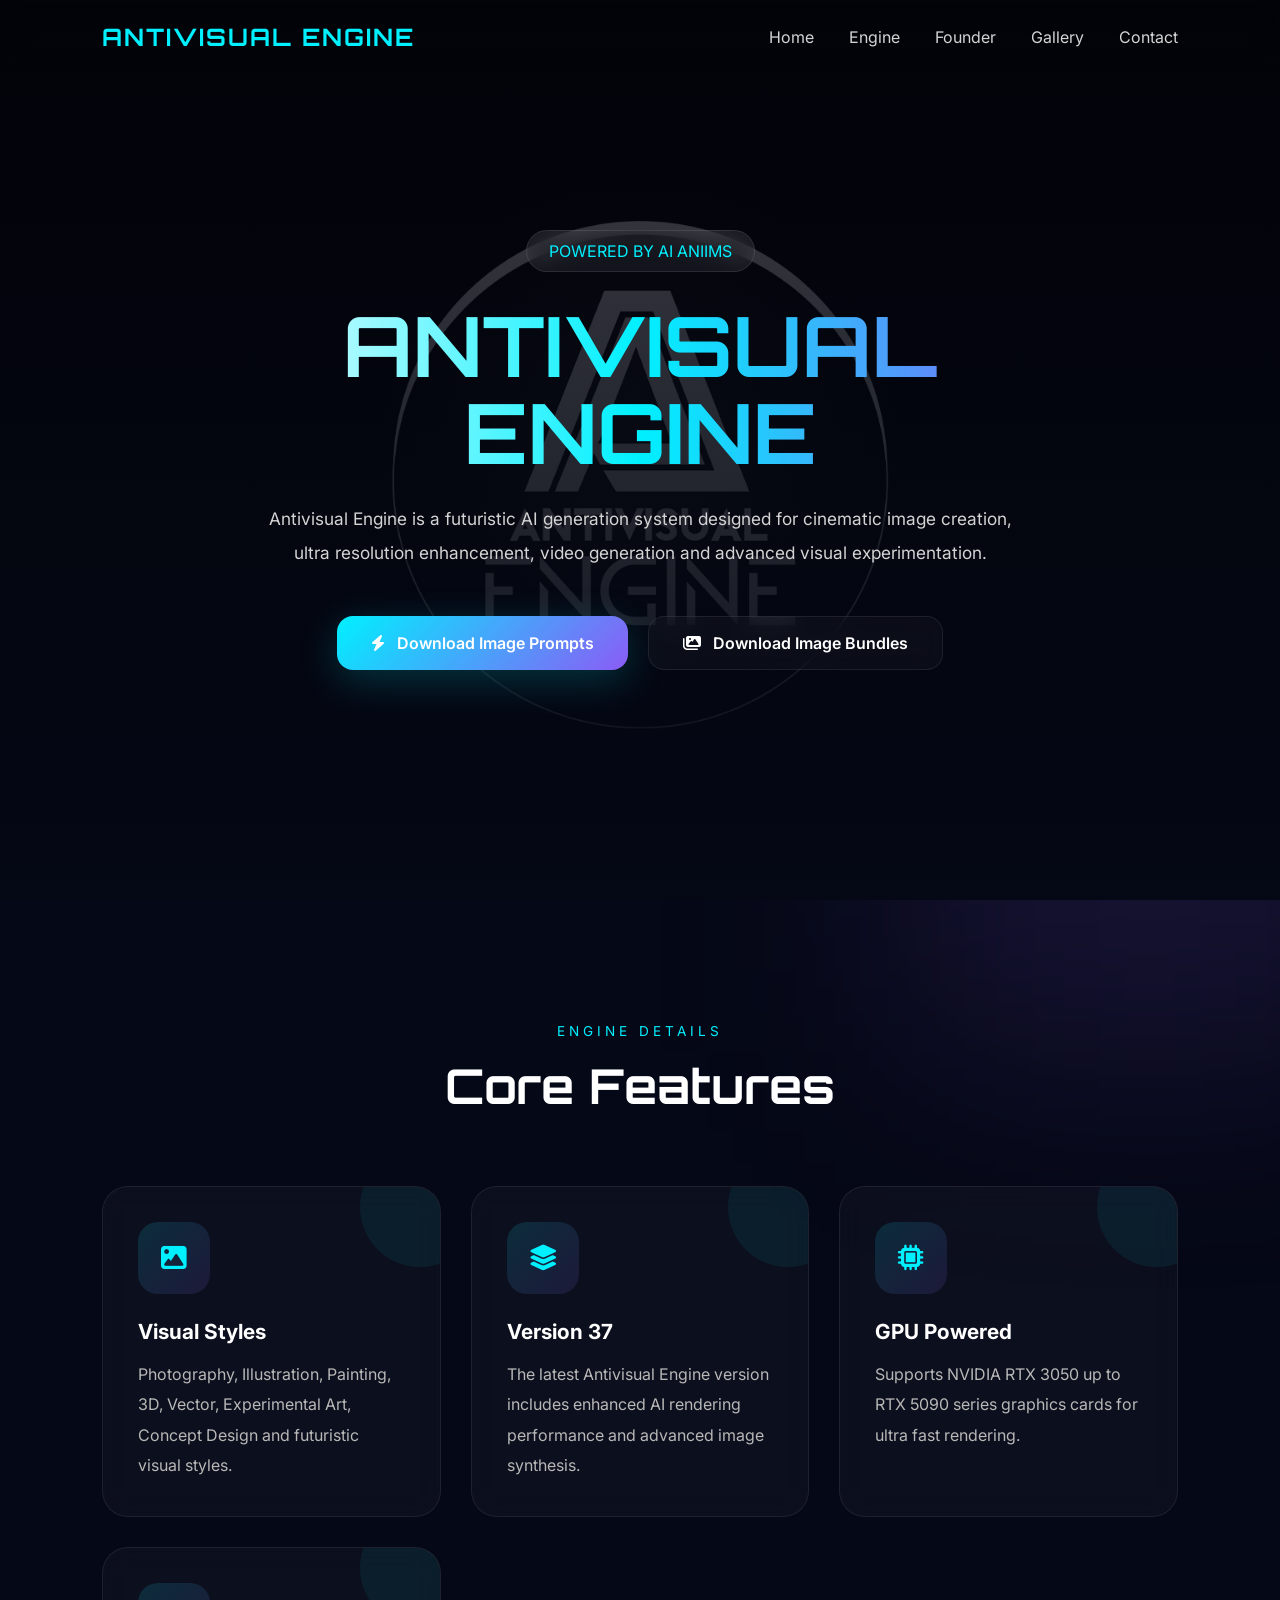
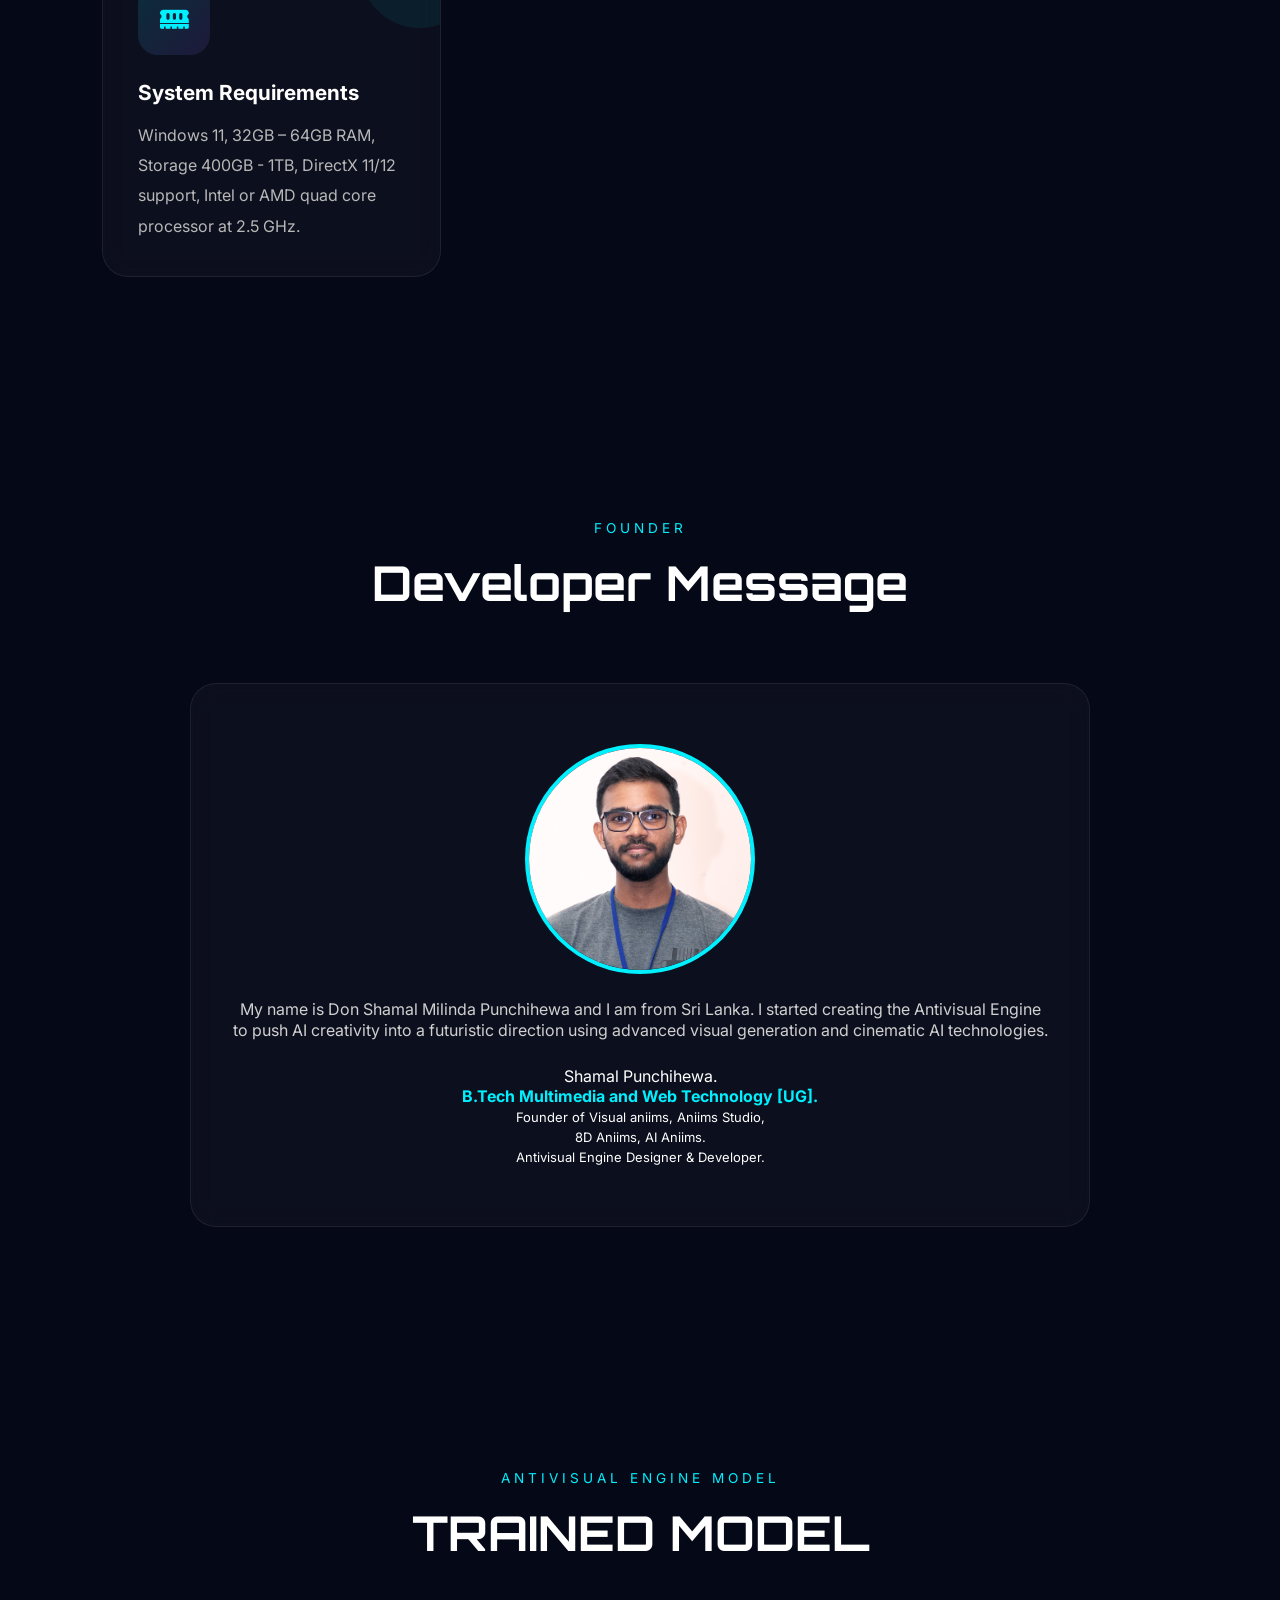
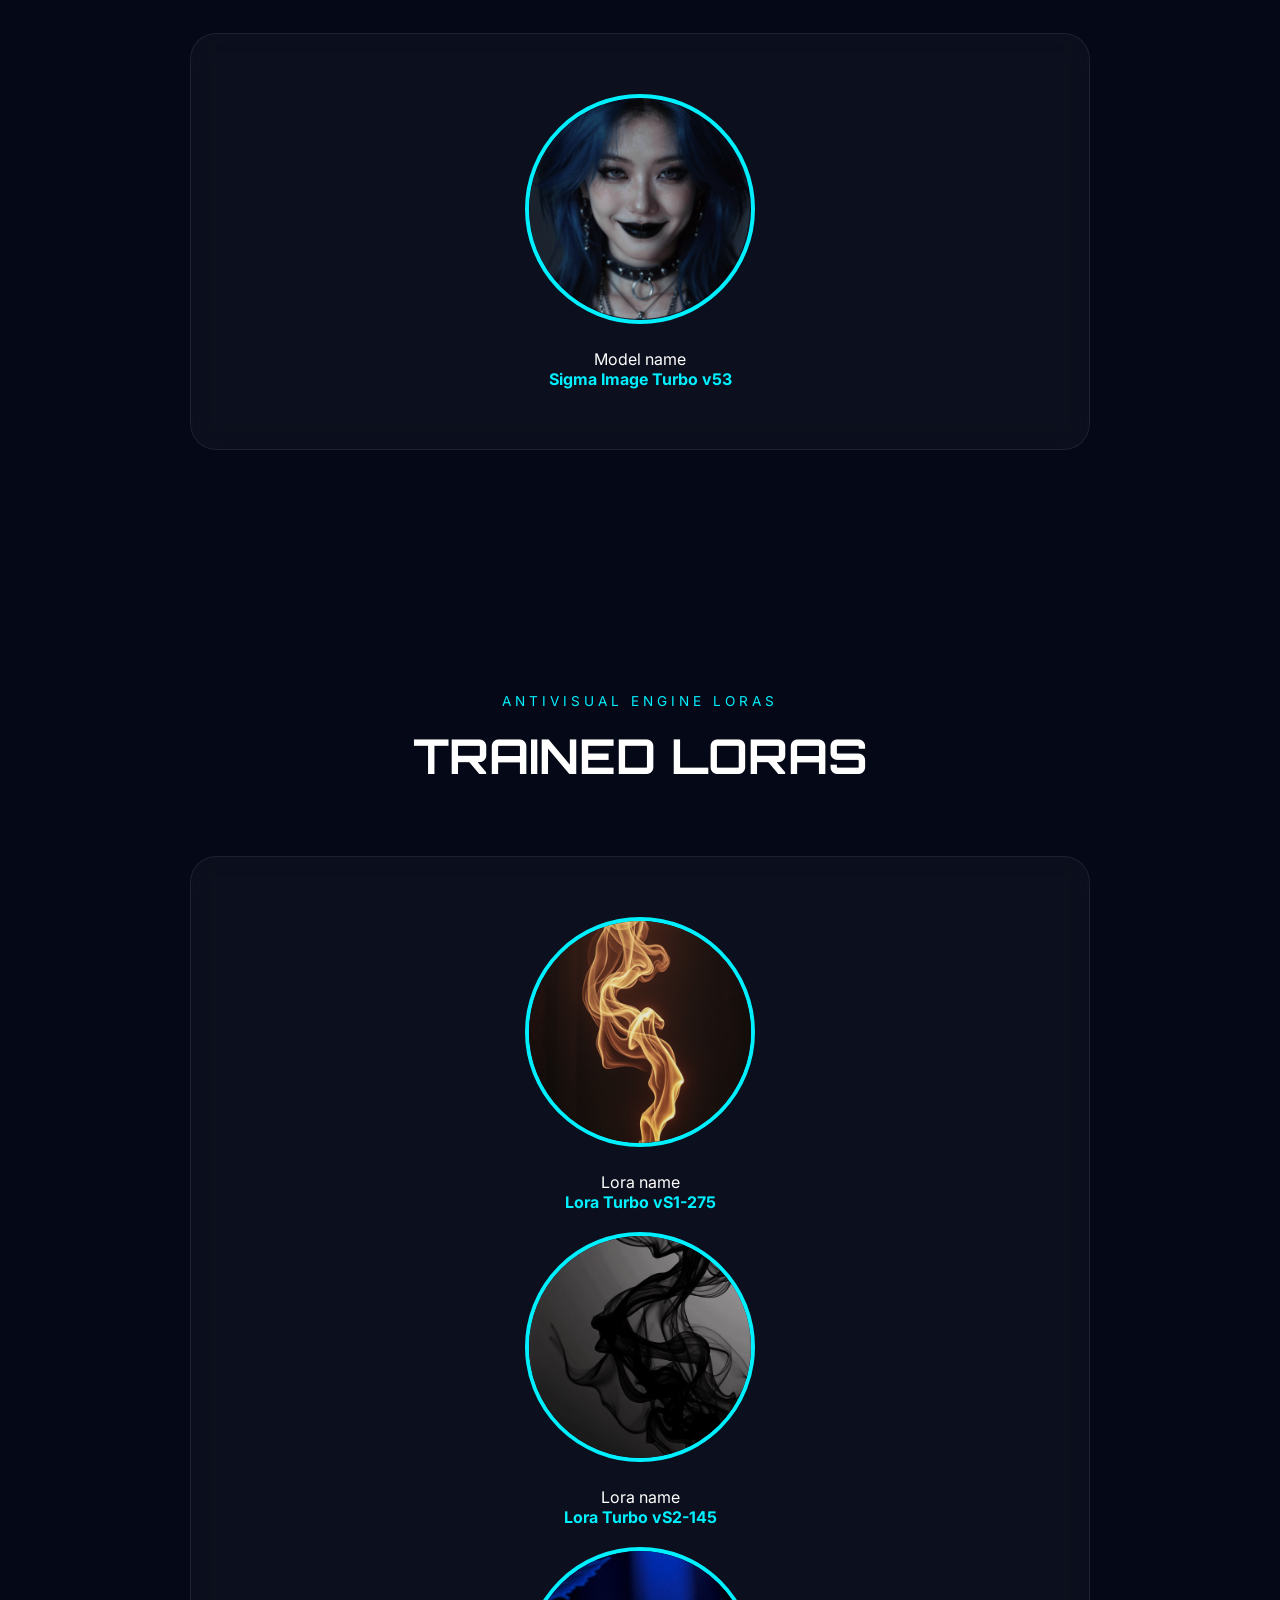
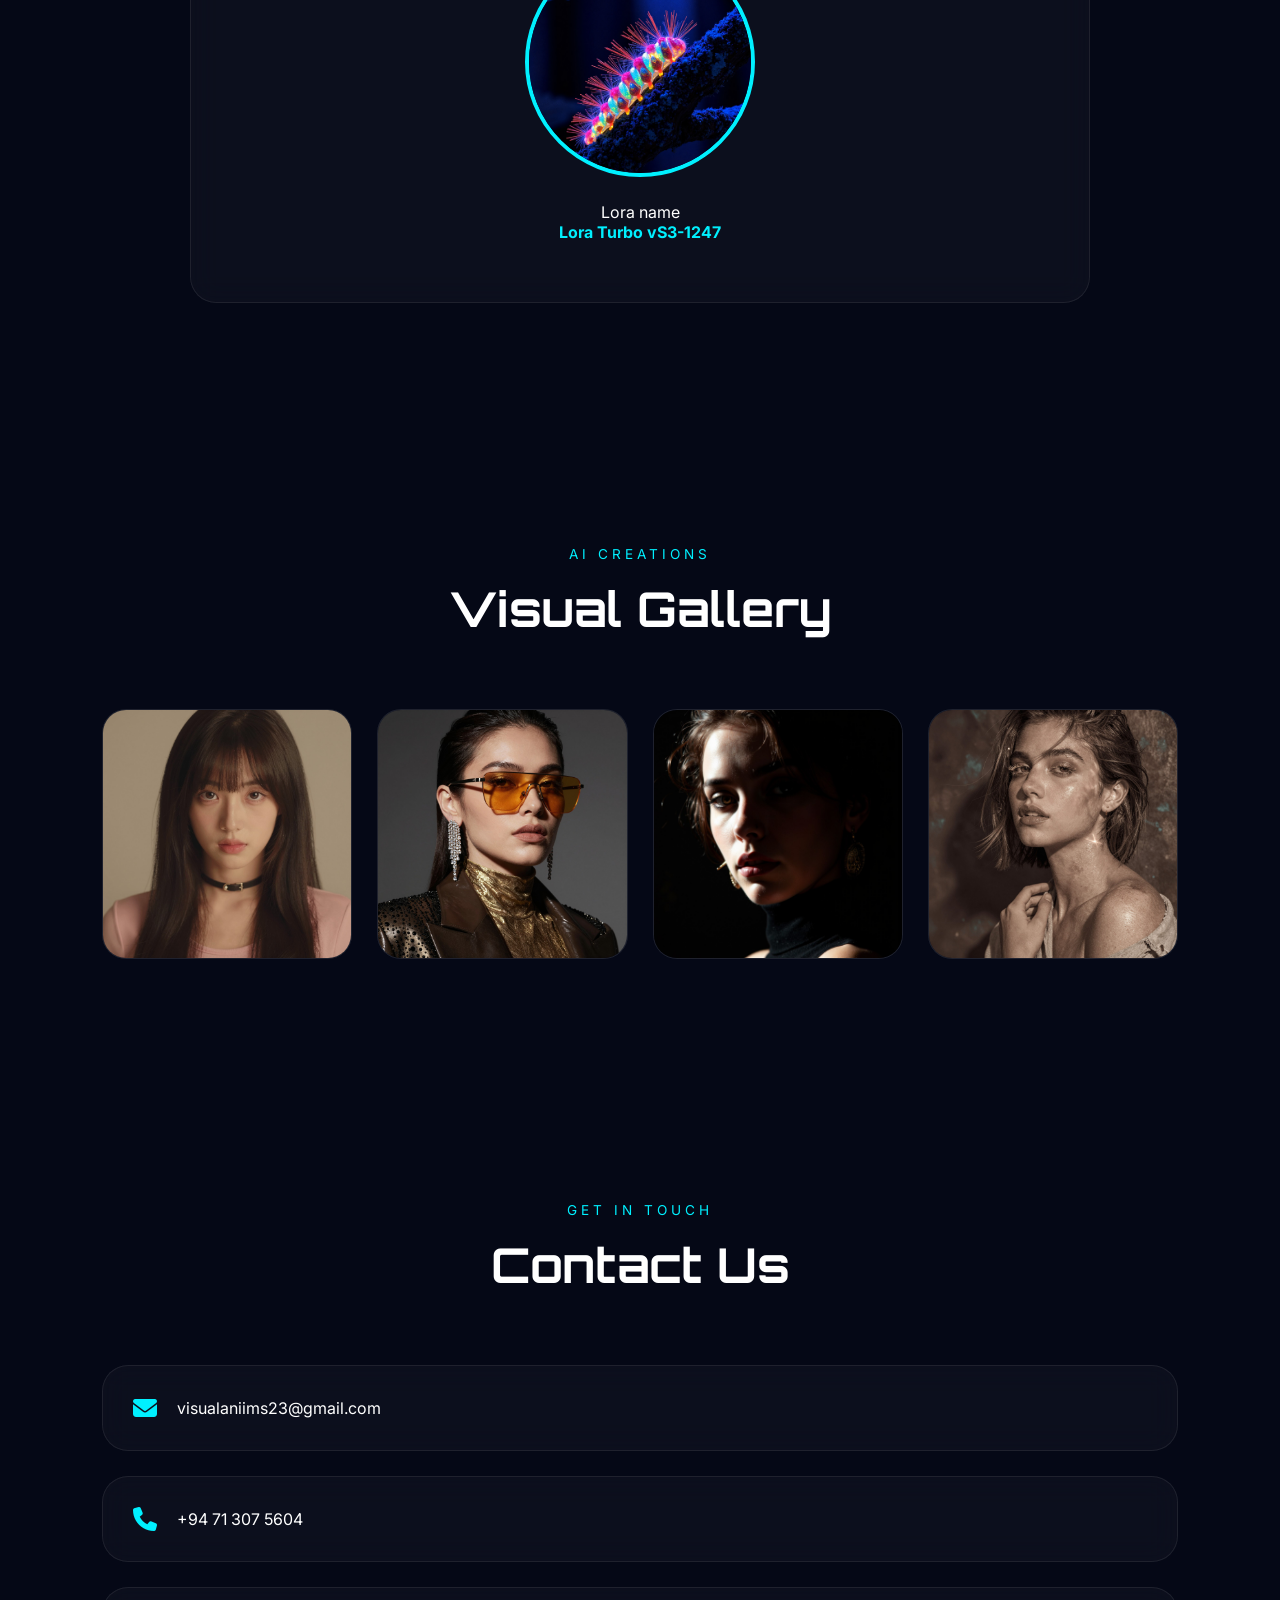
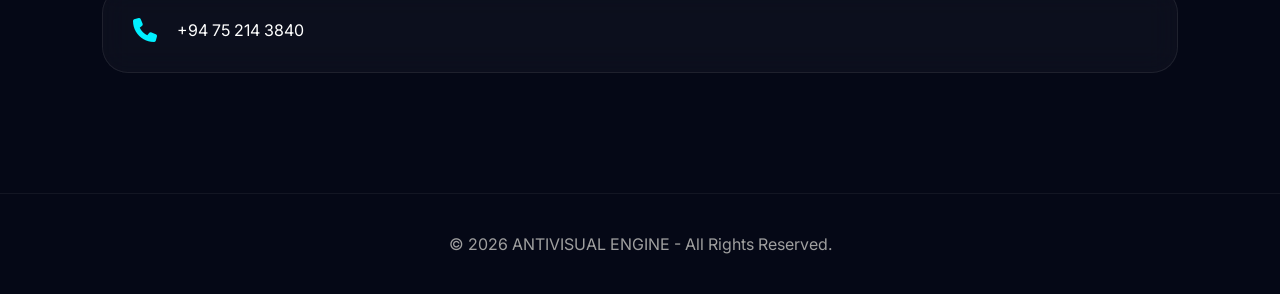
<file: index.html>
<!DOCTYPE html>
<html lang="en">
<head>
  <meta charset="UTF-8" />
  <meta name="viewport" content="width=device-width, initial-scale=1.0"/>

  <title>Antivisual Engine</title>
  <link rel="icon" href="logo.jpg" type="image/gif/png/jpg">

  <!-- GOOGLE FONT -->
  <link href="https://fonts.googleapis.com/css2?family=Orbitron:wght@400;500;700&family=Inter:wght@300;400;500;600;700&display=swap" rel="stylesheet">

  <!-- FONT AWESOME -->
  <link rel="stylesheet" href="https://cdnjs.cloudflare.com/ajax/libs/font-awesome/6.5.2/css/all.min.css"/>

  <style>

    *{
      margin:0;
      padding:0;
      box-sizing:border-box;
      scroll-behavior:smooth;
    }

    :root{
      --bg:#050816;
      --card:#ffffff08;
      --border:#ffffff14;
      --text:#ffffff;
      --muted:#b8b8b8;
      --cyan:#00f0ff;
      --purple:#8b5cf6;
    }

    body{
      background:var(--bg);
      color:var(--text);
      font-family:'Inter',sans-serif;
      overflow-x:hidden;
      position:relative;
    }

    body::before{
      content:'';
      position:fixed;
      width:500px;
      height:500px;
      background:#00f0ff22;
      top:-120px;
      left:-120px;
      filter:blur(120px);
      z-index:-2;
      animation:blob1 12s ease-in-out infinite alternate;
    }

    body::after{
      content:'';
      position:fixed;
      width:500px;
      height:500px;
      background:#8b5cf622;
      bottom:-150px;
      right:-120px;
      filter:blur(120px);
      z-index:-2;
      animation:blob2 14s ease-in-out infinite alternate;
    }

    @keyframes blob1{
      from{
        transform:translate(0,0) scale(1);
      }
      to{
        transform:translate(60px,40px) scale(1.15);
      }
    }

    @keyframes blob2{
      from{
        transform:translate(0,0) scale(1);
      }
      to{
        transform:translate(-50px,-40px) scale(1.2);
      }
    }

    a{
      text-decoration:none;
      color:inherit;
    }

    img{
      width:100%;
      display:block;
    }

    section{
      padding:120px 8%;
      position:relative;
    }

    /* =========================
       NAVBAR
    ========================= */

    .navbar{
      position:fixed;
      top:0;
      left:0;
      width:100%;
      z-index:1000;
      padding:22px 8%;
      transition:0.4s;
      backdrop-filter:blur(12px);
    }

    .navbar.scrolled{
      background:rgba(5,8,22,0.82);
      border-bottom:1px solid rgba(255,255,255,0.08);
    }

    .nav-wrapper{
      display:flex;
      justify-content:space-between;
      align-items:center;
    }

    .logo{
      font-family:'Orbitron',sans-serif;
      font-size:1.5rem;
      font-weight:700;
      color:var(--cyan);
      letter-spacing:2px;
      animation:logoGlow 3s ease-in-out infinite alternate;
    }

    @keyframes logoGlow{
      from{
        text-shadow:0 0 10px #00f0ff44;
      }
      to{
        text-shadow:0 0 25px #00f0ffaa;
      }
    }

    .nav-links{
      display:flex;
      gap:35px;
    }

    .nav-links a{
      color:#d4d4d4;
      position:relative;
      transition:0.3s;
    }

    .nav-links a::after{
      content:'';
      position:absolute;
      left:0;
      bottom:-6px;
      width:0%;
      height:2px;
      background:var(--cyan);
      transition:0.3s;
    }

    .nav-links a:hover{
      color:var(--cyan);
    }

    .nav-links a:hover::after{
      width:100%;
    }

    .menu-btn{
      display:none;
      font-size:1.7rem;
      cursor:pointer;
    }

    /* =========================
       HERO
    ========================= */

    .hero{
      min-height:100vh;
      display:flex;
      align-items:center;
      justify-content:center;
      text-align:center;
      position:relative;
      overflow:hidden;
    }

    .hero-bg{
      position:absolute;
      inset:0;
      z-index:0;
    }

    .hero-bg img{
      width:100%;
      height:100%;
      object-fit:cover;
      animation:heroZoom 2s ease-in-out infinite alternate;
    }

    @keyframes heroZoom{
      from{
        transform:scale(1.05);
      }
      to{
        transform:scale(1.15);
      }
    }

    .hero-overlay{
      position:absolute;
      inset:0;
      background:
      linear-gradient(
        to bottom,
        rgba(5,8,22,0.4),
        rgba(5,8,22,0.94)
      );
      z-index:1;
    }

    .hero-content{
      position:relative;
      z-index:2;
      max-width:900px;
      animation:fadeUp 1.2s ease;
    }

    .hero-tag{
      display:inline-block;
      padding:10px 22px;
      border-radius:50px;
      background:#ffffff10;
      border:1px solid #ffffff18;
      color:var(--cyan);
      margin-bottom:30px;
      backdrop-filter:blur(12px);
      animation:float 4s ease-in-out infinite;
    }

    .hero h1{
      font-size:5.2rem;
      line-height:1.05;
      margin-bottom:25px;
      font-family:'Orbitron',sans-serif;
      background:linear-gradient(to right,#ffffff,#00f0ff,#8b5cf6);
      -webkit-background-clip:text;
      -webkit-text-fill-color:transparent;
      animation:fadeUp 1.4s ease;
    }

    .hero p{
      color:#d4d4d4;
      line-height:2;
      font-size:1.08rem;
      max-width:760px;
      margin:auto;
      animation:fadeUp 1.6s ease;
    }

    .hero-buttons{
      margin-top:45px;
      display:flex;
      justify-content:center;
      gap:20px;
      flex-wrap:wrap;
      animation:fadeUp 1.8s ease;
    }

    .btn{
      padding:16px 34px;
      border-radius:16px;
      font-weight:600;
      display:inline-flex;
      align-items:center;
      gap:12px;
      transition:0.4s;
    }

    .btn-primary{
      background:linear-gradient(135deg,var(--cyan),var(--purple));
      color:white;
      box-shadow:0 10px 40px rgba(0,240,255,0.2);
    }

    .btn-secondary{
      background:#ffffff08;
      border:1px solid #ffffff14;
      backdrop-filter:blur(12px);
    }

    .btn:hover{
      transform:translateY(-8px) scale(1.03);
    }

    /* =========================
       SECTION TITLE
    ========================= */

    .section-title{
      text-align:center;
      margin-bottom:70px;
    }

    .section-title span{
      color:var(--cyan);
      letter-spacing:4px;
      font-size:0.85rem;
      text-transform:uppercase;
    }

    .section-title h2{
      margin-top:15px;
      font-size:3rem;
      font-family:'Orbitron',sans-serif;
    }

    /* =========================
       GLASS
    ========================= */

    .glass{
      background:var(--card);
      border:1px solid var(--border);
      backdrop-filter:blur(14px);
      border-radius:26px;
    }

    /* =========================
       FEATURES
    ========================= */

    .features-grid{
      display:grid;
      grid-template-columns:repeat(auto-fit,minmax(280px,1fr));
      gap:30px;
    }

    .feature-card{
      padding:35px;
      transition:0.5s;
      position:relative;
      overflow:hidden;
    }

    .feature-card::before{
      content:'';
      position:absolute;
      width:120px;
      height:120px;
      background:#00f0ff11;
      border-radius:50%;
      top:-40px;
      right:-40px;
      transition:0.5s;
    }

    .feature-card:hover{
      transform:translateY(-12px);
      border-color:#00f0ff66;
    }

    .feature-card:hover::before{
      transform:scale(1.8);
    }

    .feature-icon{
      width:72px;
      height:72px;
      border-radius:20px;
      display:flex;
      align-items:center;
      justify-content:center;
      background:linear-gradient(135deg,#00f0ff22,#8b5cf622);
      color:var(--cyan);
      font-size:1.6rem;
      margin-bottom:25px;
      animation:float 4s ease-in-out infinite;
    }

    .feature-card h3{
      margin-bottom:15px;
      font-size:1.3rem;
    }

    .feature-card p{
      color:var(--muted);
      line-height:1.9;
    }

    /* =========================
       GALLERY
    ========================= */

    .gallery-grid{
      display:grid;
      grid-template-columns:repeat(auto-fit,minmax(250px,1fr));
      gap:25px;
    }

    .gallery-item{
      overflow:hidden;
      border-radius:24px;
      position:relative;
      cursor:pointer;
    }

    .gallery-item img{
      transition:0.7s;
      height:100%;
      object-fit:cover;
    }

    .gallery-item:hover img{
      transform:scale(1.12) rotate(2deg);
    }

    .gallery-overlay{
      position:absolute;
      inset:0;
      background:linear-gradient(to top,rgba(0,0,0,0.85),transparent);
      display:flex;
      align-items:flex-end;
      padding:25px;
      opacity:0;
      transition:0.5s;
    }

    .gallery-item:hover .gallery-overlay{
      opacity:1;
    }

    /* =========================
       TESTIMONIAL_1
    ========================= */

    .model{
      max-width:900px;
      margin:auto;
      padding:60px 40px;
      text-align:center;
      transition:0.5s;
    }

    .model{
      transform:translateY(-8px);
    }

    .model{
      width:230px;
      height:230px;
      border-radius:50%;
      object-fit:cover;
      margin:auto;
      margin-bottom:25px;
      border:4px solid var(--cyan);
      animation:profileGlow 3s ease-in-out infinite alternate;
    }

    @keyframes profileGlow{
      from{
        box-shadow:0 0 20px rgba(200, 3, 3, 0.2);
      }
      to{
        box-shadow:0 0 40px rgba(206, 6, 6, 0.5);
      }
    }

    .model p{
      color:#000000;
      line-height:1.3;
      margin-bottom:25px;
    }

    .model h5{
      color:var(--cyan);
      font-size:1rem;
    }

    /* =========================
       TESTIMONIAL
    ========================= */

    .testimonial{
      max-width:900px;
      margin:auto;
      padding:60px 40px;
      text-align:center;
      transition:0.5s;
    }

    .testimonial:hover{
      transform:translateY(-8px);
    }

    .founder-img{
      width:230px;
      height:230px;
      border-radius:50%;
      object-fit:cover;
      margin:auto;
      margin-bottom:25px;
      border:4px solid var(--cyan);
      animation:profileGlow 3s ease-in-out infinite alternate;
    }

    @keyframes profileGlow{
      from{
        box-shadow:0 0 20px rgba(0,240,255,0.2);
      }
      to{
        box-shadow:0 0 40px rgba(0,240,255,0.5);
      }
    }

    .testimonial p{
      color:#d0d0d0;
      line-height:1.3;
      margin-bottom:25px;
    }

    .testimonial h5{
      color:var(--cyan);
      font-size:1rem;
    }

    /* =========================
       CONTACT
    ========================= */

    .contact-wrapper{
      display:grid;
      grid-template-columns:repeat(auto-fit,minmax(320px,1fr));
      gap:40px;
    }

    .contact-form{
      padding:40px;
    }

    .contact-form input,
    .contact-form textarea{
      width:100%;
      background:#ffffff06;
      border:1px solid #ffffff12;
      padding:18px;
      border-radius:14px;
      color:white;
      margin-bottom:20px;
      outline:none;
      transition:0.3s;
    }

    .contact-form input:focus,
    .contact-form textarea:focus{
      border-color:var(--cyan);
      box-shadow:0 0 20px rgba(0,240,255,0.15);
    }

    .contact-form button{
      width:100%;
      border:none;
      padding:18px;
      border-radius:14px;
      font-weight:600;
      background:linear-gradient(135deg,var(--cyan),var(--purple));
      color:white;
      cursor:pointer;
      transition:0.4s;
    }

    .contact-form button:hover{
      transform:translateY(-5px);
    }

    .contact-info{
      display:flex;
      flex-direction:column;
      gap:25px;
    }

    .contact-box{
      padding:30px;
      display:flex;
      align-items:center;
      gap:20px;
      transition:0.4s;
    }

    .contact-box:hover{
      transform:translateX(10px);
      border-color:#00f0ff66;
    }

    .contact-box i{
      font-size:1.5rem;
      color:var(--cyan);
    }

    /* =========================
       FOOTER
    ========================= */

    footer{
      padding:40px 8%;
      text-align:center;
      border-top:1px solid rgba(255,255,255,0.06);
      color:#9f9f9f;
    }

    /* =========================
       ANIMATIONS
    ========================= */

    @keyframes fadeUp{
      from{
        opacity:0;
        transform:translateY(40px);
      }
      to{
        opacity:1;
        transform:translateY(0);
      }
    }

    @keyframes float{
      0%{
        transform:translateY(0px);
      }
      50%{
        transform:translateY(-8px);
      }
      100%{
        transform:translateY(0px);
      }
    }

    /* =========================
       MOBILE
    ========================= */

    @media(max-width:900px){

      .menu-btn{
        display:block;
      }

      .nav-links{
        position:absolute;
        top:100%;
        left:0;
        width:100%;
        background:#080b1f;
        flex-direction:column;
        align-items:center;
        padding:30px 0;
        display:none;
      }

      .nav-links.active{
        display:flex;
      }

      .hero h1{
        font-size:3rem;
      }

    }

    @media(max-width:600px){

      section{
        padding:90px 6%;
      }

      .hero h1{
        font-size:2.2rem;
      }

      .section-title h2{
        font-size:2rem;
      }

      .hero-buttons{
        flex-direction:column;
      }

      .testimonial{
        padding:45px 25px;
      }

      .founder-img{
        width:100px;
        height:100px;
      }

    }

  </style>

</head>

<body>

  <!-- NAVBAR -->

  <nav class="navbar" id="navbar">

    <div class="nav-wrapper">

      <a href="#" class="logo">ANTIVISUAL ENGINE</a>

      <div class="menu-btn" id="menuBtn">
        <i class="fa-solid fa-bars"></i>
      </div>

      <div class="nav-links" id="navLinks">
        <a href="#home">Home</a>
        <a href="#features">Engine</a>
        <a href="#testimonials">Founder</a>
        <a href="#gallery">Gallery</a>
        <a href="#contact">Contact</a>
      </div>

    </div>

  </nav>

  <!-- HERO -->

  <section class="hero" id="home">

    <div class="hero-bg">
      <img src="img/infinite-loop-02.jpg" alt="Hero Background">
    </div>

    <div class="hero-overlay"></div>

    <div class="hero-content">

      <div class="hero-tag">
        POWERED BY AI ANIIMS
      </div>

      <h1>
        <!--NEXT GEN<br>-->
        ANTIVISUAL ENGINE
      </h1>

      <p>
        Antivisual Engine is a futuristic AI generation system designed
        for cinematic image creation, ultra resolution enhancement,
        video generation and advanced visual experimentation.
      </p>

      <div class="hero-buttons">

        <a href="https://shamalmilinda.github.io/AI-ANIIMS-IMAGE-PROMPT/" class="btn btn-primary">
          <i class="fa-solid fa-bolt"></i>
          Download Image Prompts
        </a>

        <a href="https://shamalmilinda.github.io/AI-ANIIMS-IMAGE-BUNDLE/" class="btn btn-secondary">
          <i class="fa-solid fa-images"></i>
          Download Image Bundles
        </a>

      </div>

    </div>

  </section>

  <!-- FEATURES -->

  <section id="features">

    <div class="section-title">
      <span>Engine Details</span>
      <h2>Core Features</h2>
    </div>

    <div class="features-grid">

      <div class="feature-card glass">
        <div class="feature-icon">
          <i class="fa-solid fa-image"></i>
        </div>

        <h3>Visual Styles</h3>

        <p>
          Photography, Illustration, Painting, 3D, Vector,
          Experimental Art, Concept Design and futuristic visual styles.
        </p>
      </div>

      <div class="feature-card glass">
        <div class="feature-icon">
          <i class="fa-solid fa-layer-group"></i>
        </div>

        <h3>Version 37</h3>

        <p>
          The latest Antivisual Engine version includes enhanced AI
          rendering performance and advanced image synthesis.
        </p>
      </div>

      <div class="feature-card glass">
        <div class="feature-icon">
          <i class="fa-solid fa-microchip"></i> 
        </div>

        <h3>GPU Powered</h3>

        <p>
          Supports NVIDIA RTX 3050 up to RTX 5090 series graphics cards
          for ultra fast rendering.
        </p>
      </div>

      <div class="feature-card glass">
        <div class="feature-icon">
          <i class="fa-solid fa-memory"></i>
        </div>

        <h3>System Requirements</h3>

        <p>
          Windows 11, 32GB – 64GB RAM, Storage 400GB - 1TB, DirectX 11/12 support,
          Intel or AMD quad core processor at 2.5 GHz.
        </p>
      </div>

    </div>

  </section>

  <!--model section-->

  <!-- TESTIMONIAL -->

  <section id="testimonials">

    <div class="section-title">
      <span>Founder</span>
      <h2>Developer Message</h2>
    </div>

    <div class="testimonial glass">

      <img src="img/testimonial-img-02.jpg" alt="" class="founder-img">

      <p>
        My name is Don Shamal Milinda Punchihewa and I am from Sri Lanka.
        I started creating the Antivisual Engine to push AI creativity
        into a futuristic direction using advanced visual generation
        and cinematic AI technologies.
      </p>

      <span>Shamal Punchihewa.</span><br>
      <h5>B.Tech Multimedia and Web Technology [UG].</h5>
      <font size="2">Founder of Visual aniims, Aniims Studio, <br>8D Aniims, AI Aniims.</font><br>
      <font size="2">Antivisual Engine Designer & Developer.</font>
      <!--<span>Founder of Visual aniims, Aniims Studio, </span>-->

      

    </div>

  </section>

  <!-- TESTIMONIAL_1 -->

  <section id="testimonials">

    <div class="section-title">
      <span>ANTIVISUAL ENGINE MODEL</span>
      <h2>TRAINED MODEL</h2>
    </div>

    <div class="testimonial glass">

      
      
      <img src="img/model.png" alt="" class="founder-img">
      <span>Model name</span>
      <h5>Sigma Image Turbo v53</h5>
      <!--<span>Shamal Punchihewa.</span><br>
      
      <font size="2">Founder of Visual aniims, Aniims Studio, <br>8D Aniims, AI Aniims.</font><br>
      <font size="2">Antivisual Engine Designer & Developer.</font>
      <span>Founder of Visual aniims, Aniims Studio, </span>

      <p>
        My name is Don Shamal Milinda Punchihewa
      </p>-->

    </div>


  </section>

  <!--lora section-->

  <!-- TESTIMONIAL_2 -->

  <section id="testimonials">

    <div class="section-title">
      <span>ANTIVISUAL ENGINE LORAS</span>
      <h2>TRAINED LORAS</h2>
    </div>

    <div class="testimonial glass">

      
      
      <img src="img/lora_1.jpg" alt="" class="founder-img">
      <span>Lora name</span>
      <h5>Lora Turbo vS1-275</h5><br>

      <img src="img/lora_2.jpg" alt="" class="founder-img">
      <span>Lora name</span>
      <h5>Lora Turbo vS2-145</h5><br>

      <img src="img/lora_3.jpg" alt="" class="founder-img">
      <span>Lora name</span>
      <h5>Lora Turbo vS3-1247</h5>
      <!--<span>Shamal Punchihewa.</span><br>
      
      <font size="2">Founder of Visual aniims, Aniims Studio, <br>8D Aniims, AI Aniims.</font><br>
      <font size="2">Antivisual Engine Designer & Developer.</font>
      <span>Founder of Visual aniims, Aniims Studio, </span>

      <p>
        My name is Don Shamal Milinda Punchihewa
      </p>-->

    </div>


  </section>

  

  <!-- GALLERY -->

  <section id="gallery">

    <div class="section-title">
      <span>AI Creations</span>
      <h2>Visual Gallery</h2>
    </div>

    <div class="gallery-grid">

      <div class="gallery-item glass">
        <img src="img/gallery-tn-08.jpg" alt="">
        <div class="gallery-overlay">
          <h3>Soft Grunge Fashion</h3>
        </div>
      </div>

      <div class="gallery-item glass">
        <img src="img/gallery-tn-02.jpg" alt="">
        <div class="gallery-overlay">
          <h3>Futuristic Glam Fashion</h3>
        </div>
      </div>

      <div class="gallery-item glass">
        <img src="img/gallery-tn-03.jpg" alt="">
        <div class="gallery-overlay">
          <h3>Dark Aesthetic Fashion</h3>
        </div>
      </div>

      <div class="gallery-item glass">
        <img src="img/gallery-tn-04.jpg" alt="">
        <div class="gallery-overlay">
          <h3>Boho Chic Fashion</h3>
        </div>
      </div>

      <!--<div class="gallery-item glass">
        <img src="img/gallery-tn-05.jpg" alt="">
        <div class="gallery-overlay">
          <h3>Dreamwave</h3>
        </div>
      </div>-->

      <!--<div class="gallery-item glass">
        <img src="img/gallery-tn-06.jpg" alt="">
        <div class="gallery-overlay">
          <h3>Psychobilly</h3>
        </div>
      </div>-->

    </div>

  </section>

  

  <!-- CONTACT -->

  <section id="contact">

    <div class="section-title">
      <span>Get In Touch</span>
      <h2>Contact Us</h2>
    </div>

    <div class="contact-wrapper">

      <!--<form class="contact-form glass">

        <input type="text" placeholder="Your Name" required>

        <input type="email" placeholder="Your Email" required>

        <textarea rows="7" placeholder="Your Message"></textarea>

        <button type="submit">
          Send Message
        </button>

      </form>-->

      <div class="contact-info">

        <div class="contact-box glass">
          <i class="fa-solid fa-envelope"></i>
          <span>visualaniims23@gmail.com</span>
        </div>

        <div class="contact-box glass">
          <i class="fa-solid fa-phone"></i>
          <span>+94 71 307 5604</span>
        </div>

        <div class="contact-box glass">
          <i class="fa-solid fa-phone"></i>
          <span>+94 75 214 3840</span>
        </div>

        <!--<div class="contact-box glass">
          <i class="fa-solid fa-phone"></i>
          <span>Kurunegala, Sri Lanka.</span>
        </div>-->

      </div>

    </div>

  </section>

  <!-- FOOTER -->

  <footer>
    © 2026 ANTIVISUAL ENGINE - All Rights Reserved.
  </footer>

  <!-- JAVASCRIPT -->

  <script>

    const navbar = document.getElementById("navbar");
    const menuBtn = document.getElementById("menuBtn");
    const navLinks = document.getElementById("navLinks");

    // NAVBAR EFFECT

    window.addEventListener("scroll",()=>{

      if(window.scrollY > 50){
        navbar.classList.add("scrolled");
      }else{
        navbar.classList.remove("scrolled");
      }

    });

    // MOBILE MENU

    menuBtn.addEventListener("click",()=>{

      navLinks.classList.toggle("active");

    });

    // CLOSE MENU

    document.querySelectorAll(".nav-links a").forEach(link=>{

      link.addEventListener("click",()=>{

        navLinks.classList.remove("active");

      });

    });

    // SCROLL REVEAL

    const revealElements = document.querySelectorAll(
      ".feature-card, .gallery-item, .testimonial, .contact-box, .contact-form"
    );

    const revealOnScroll = () => {

      revealElements.forEach((el)=>{

        const top = el.getBoundingClientRect().top;

        if(top < window.innerHeight - 100){

          el.style.opacity = "1";
          el.style.transform = "translateY(0px)";

        }

      });

    };

    revealElements.forEach((el)=>{

      el.style.opacity = "0";
      el.style.transform = "translateY(40px)";
      el.style.transition = "all 1s ease";

    });

    window.addEventListener("scroll", revealOnScroll);

    revealOnScroll();

  </script>

</body>
</html>
</file>
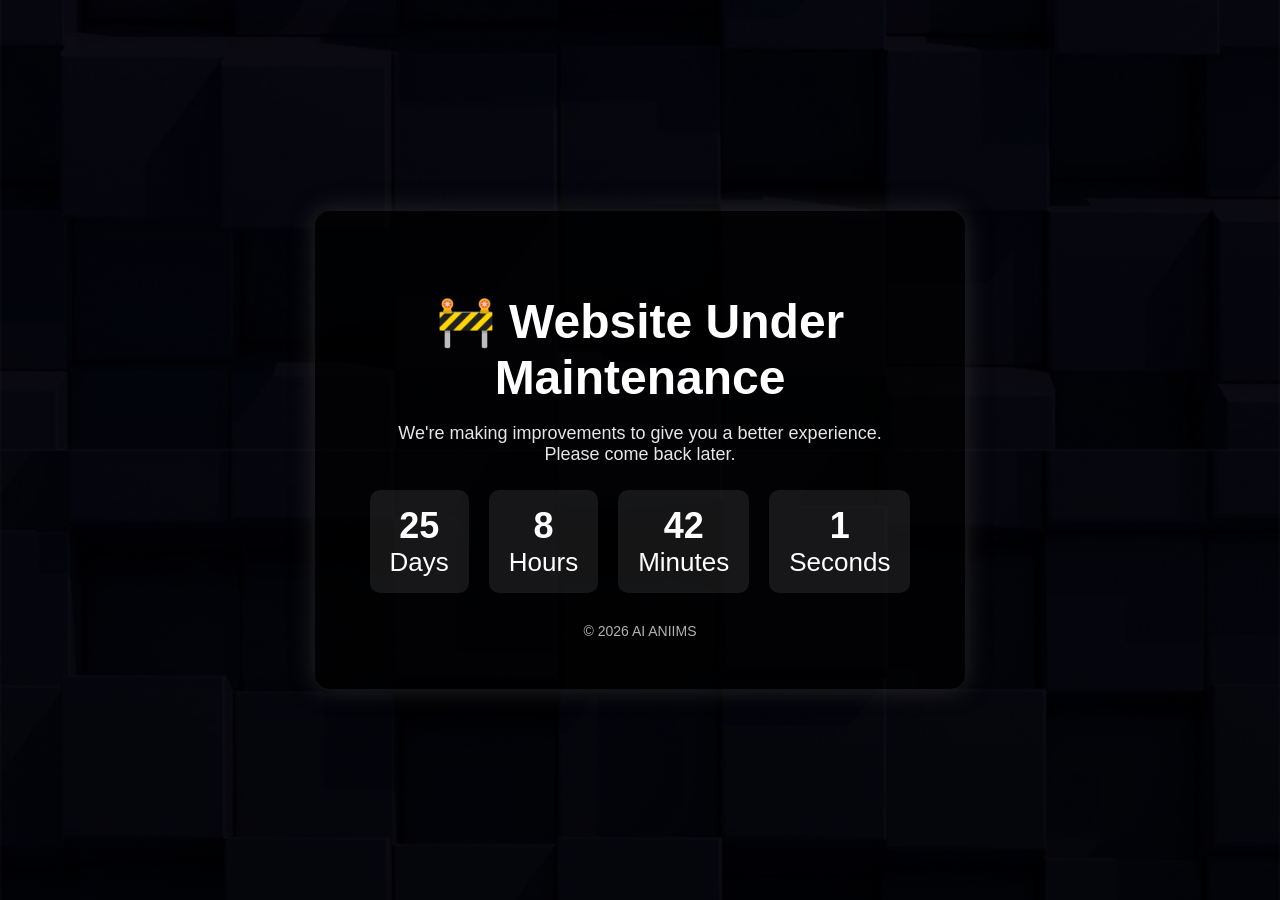
<file: under repiar.html>
<!DOCTYPE html>
<html lang="en">
<head>
<meta charset="UTF-8">
<meta name="viewport" content="width=device-width, initial-scale=1.0">

<title>Under Maintenance</title>
<link rel="icon" href="assets/images/author.jpg" type="image/gif/png/jpg">

<style>

*{
box-sizing:border-box;
}

body{
margin:0;
padding:20px;
font-family:Arial, Helvetica, sans-serif;
min-height:100vh;
display:flex;
justify-content:center;
align-items:center;
text-align:center;
color:white;

background:
linear-gradient(rgba(0, 0, 0, 0.55), rgba(0, 0, 0, 0.65)),
url("dark-bg.jpg");

background-size:cover;
background-position:center;
background-repeat:no-repeat;
background-attachment:fixed;
}

.container{
background:rgba(0,0,0,0.65);
padding:50px 40px;
border-radius:15px;
width:100%;
max-width:650px;
box-shadow:0 0 25px rgba(61, 61, 61, 0.6);
}

h1{
font-size:48px;
margin-bottom:15px;
}

p{
font-size:18px;
margin-bottom:25px;
opacity:0.9;
}

.timer{
display:flex;
justify-content:center;
gap:20px;
font-size:26px;
flex-wrap:wrap;
}

.time-box{
background:#ffffff15;
padding:15px 20px;
border-radius:10px;
min-width:90px;
}

.time-box span{
display:block;
font-size:36px;
font-weight:bold;
}

.footer{
margin-top:30px;
font-size:14px;
opacity:0.7;
}

/* Tablet */

@media(max-width:900px){

h1{
font-size:38px;
}

.timer{
font-size:22px;
}

.time-box span{
font-size:32px;
}

}

/* Mobile */

@media(max-width:600px){

body{
padding:15px;
}

.container{
padding:40px 25px;
}

h1{
font-size:28px;
}

p{
font-size:16px;
}

.timer{
gap:12px;
}

.time-box{
padding:12px 15px;
}

.time-box span{
font-size:26px;
}

}

/* Very small phones */

@media(max-width:400px){

.timer{
flex-direction:column;
align-items:center;
}

.time-box{
width:120px;
}

}

</style>
</head>

<body>

<div class="container">

<h1>🚧 Website Under Maintenance</h1>

<p>We're making improvements to give you a better experience.<br>
Please come back later.</p>

<div class="timer">

<div class="time-box">
<span id="days">0</span>
Days
</div>

<div class="time-box">
<span id="hours">0</span>
Hours
</div>

<div class="time-box">
<span id="minutes">0</span>
Minutes
</div>

<div class="time-box">
<span id="seconds">0</span>
Seconds
</div>

</div>

<div class="footer">
© 2026 AI ANIIMS
</div>

</div>

<script>

var countDownDate = new Date("Dec 30, 2026 12:00:00").getTime();

var x = setInterval(function(){

var now = new Date().getTime();

var distance = countDownDate - now;

var days = Math.floor(distance / (1000 * 60 * 60 * 24));
var hours = Math.floor((distance % (1000 * 60 * 60 * 24)) / (1000 * 60 * 60));
var minutes = Math.floor((distance % (1000 * 60 * 60)) / (1000 * 60));
var seconds = Math.floor((distance % (1000 * 60)) / 1000);

document.getElementById("days").innerHTML = days;
document.getElementById("hours").innerHTML = hours;
document.getElementById("minutes").innerHTML = minutes;
document.getElementById("seconds").innerHTML = seconds;

if(distance < 0){
clearInterval(x);
document.querySelector(".timer").innerHTML = "Website is Live!";
}

},1000);

</script>

</body>
</html>
</file>
